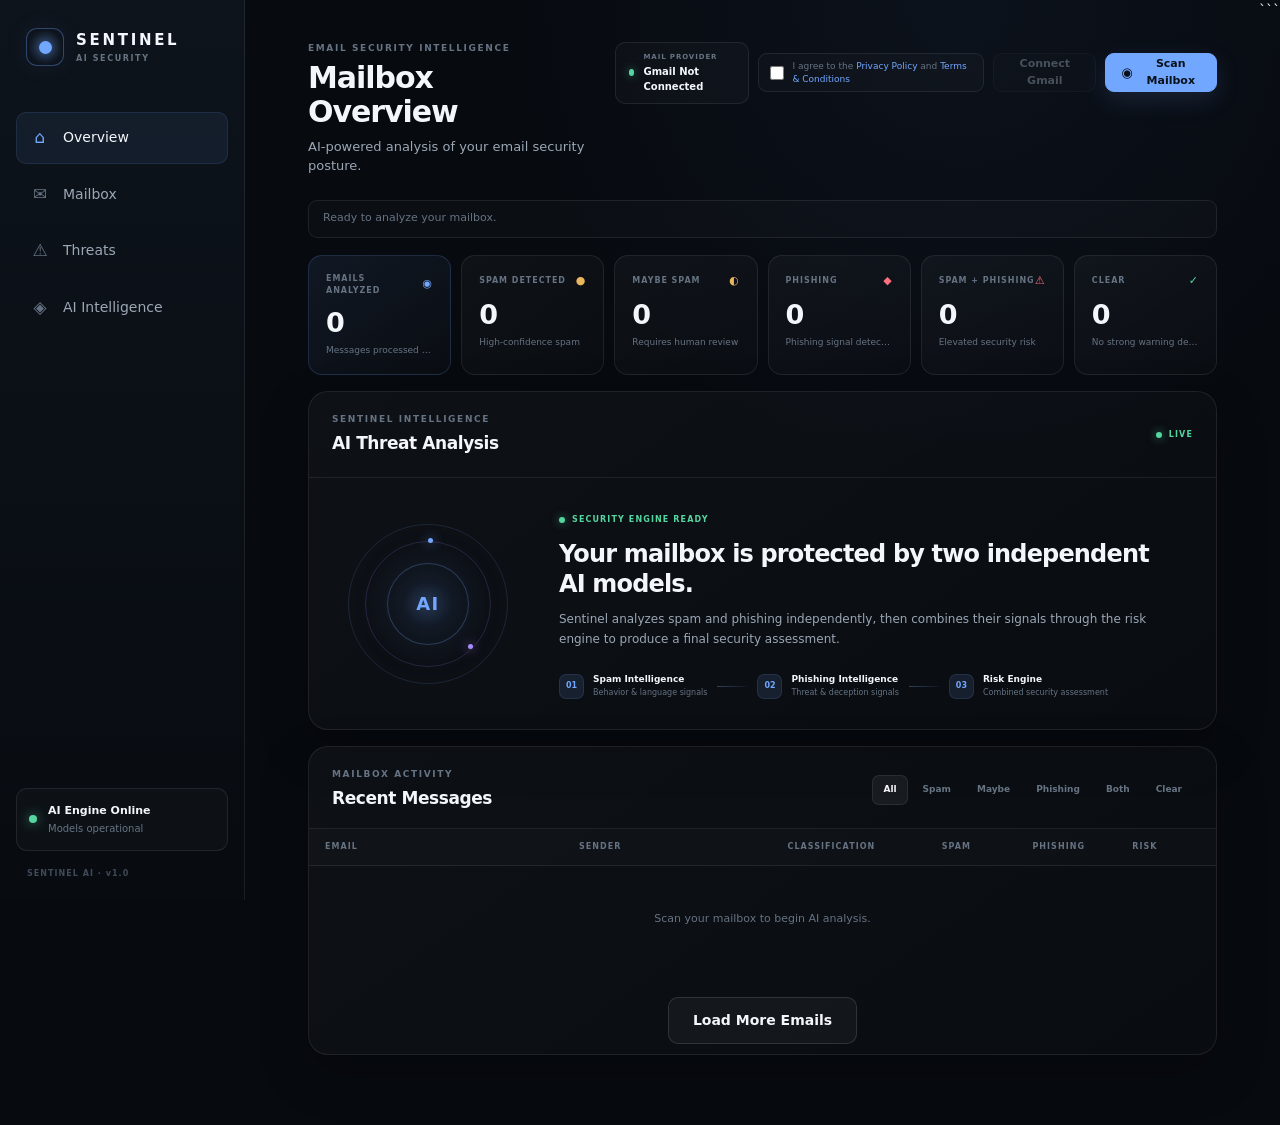
<file: frontend/index.html>
<!DOCTYPE html>

<html lang="en">
<head>
    <meta charset="UTF-8">
    <meta name="viewport" content="width=device-width, initial-scale=1.0">


<title>Sentinel AI — Email Security</title>
<meta name="google-site-verification" content="XvRQ1JgvXd5EolZT0VqWpESfaDylXeW54D9yE8iHDlk" />
<link rel="stylesheet" href="style.css">


</head>

<body>

<div class="app-shell">

```
<!-- ================= SIDEBAR ================= -->

<aside class="sidebar">

    <div class="brand">
        <div class="brand-mark">
            <span></span>
        </div>

        <div>
            <div class="brand-name">SENTINEL</div>
            <div class="brand-subtitle">AI SECURITY</div>
        </div>
    </div>

    <nav class="navigation">

        <button  id="nav-overview" class="nav-item active">
            <span class="nav-icon">⌂</span>
            <span>Overview</span>
        </button>

        <button  id="nav-mailbox" class="nav-item">
            <span class="nav-icon">✉</span>
            <span>Mailbox</span>
        </button>

        <button  id="nav-threats" class="nav-item">
            <span class="nav-icon">⚠</span>
            <span>Threats</span>
        </button>

        <button  id="nav-intelligence" class="nav-item">
            <span class="nav-icon">◈</span>
            <span>AI Intelligence</span>
        </button>

    </nav>

    <div class="sidebar-bottom">

        <div class="system-status">
            <span class="status-dot"></span>

            <div>
                <strong>AI Engine Online</strong>
                <small>Models operational</small>
            </div>
        </div>

        <div class="version">
            SENTINEL AI · v1.0
        </div>

    </div>

</aside>


<!-- ================= MAIN ================= -->

<main class="main-content">

    <!-- TOP BAR -->

    <header class="topbar">

        <div>
            <div class="eyebrow">EMAIL SECURITY INTELLIGENCE</div>

            <h1>
                Mailbox Overview
            </h1>

            <p class="page-description">
                AI-powered analysis of your email security posture.
            </p>
        </div>


        <div class="topbar-actions">

            <div class="gmail-status">
                <span class="gmail-dot"></span>

                <div>
                    <small>MAIL PROVIDER</small>
                    <strong id="gmail-status-text" >Gmail  Not Connected</strong>
                </div>
            </div>
            <div class="gmail-consent">
                <label>
                    <input type="checkbox" id="gmail-consent-checkbox">
                    <span>
                        I agree to the
                        <a href="privacy.html" target="_blank" rel="noopener noreferrer">
                            Privacy Policy
                         </a>
                        and
                        <a href="terms.html" target="_blank" rel="noopener noreferrer">
                            Terms & Conditions
                        </a>
                    </span>
                </label>
            </div>
            <button
                id="connect-gmail-btn"
                class="secondary-button"
            >
                Connect Gmail
            </button>

            <button
                id="scan-btn"
                class="primary-button"
            >
                <span class="scan-icon">◉</span>
                Scan Mailbox
            </button>

        </div>

    </header>


    <!-- STATUS -->

    <div id="status" class="status-message">
        Ready to analyze your mailbox.
    </div>


    <!-- ================= OVERVIEW CARDS ================= -->

    <section class="metrics-grid"   id="threats-section">

        <div class="metric-card metric-primary">

            <div class="metric-header">
                <span>EMAILS ANALYZED</span>
                <span class="metric-symbol">◉</span>
            </div>

            <div
                id="total-count"
                class="metric-value"
            >
                0
            </div>

            <div class="metric-footer">
                Messages processed by Sentinel AI
            </div>

        </div>


        <div class="metric-card">

            <div class="metric-header">
                <span>SPAM DETECTED</span>
                <span class="metric-symbol warning">●</span>
            </div>

            <div
                id="spam-count"
                class="metric-value"
            >
                0
            </div>

            <div class="metric-footer">
                High-confidence spam
            </div>

        </div>


        <div class="metric-card">

            <div class="metric-header">
                <span>MAYBE SPAM</span>
                <span class="metric-symbol maybe">◐</span>
            </div>

            <div
                id="maybe-spam-count"
                class="metric-value"
            >
                0
            </div>

            <div class="metric-footer">
                Requires human review
            </div>

        </div>


        <div class="metric-card">

            <div class="metric-header">
                <span>PHISHING</span>
                <span class="metric-symbol danger">◆</span>
            </div>

            <div
                id="phishing-count"
                class="metric-value"
            >
                0
            </div>

            <div class="metric-footer">
                Phishing signal detected
            </div>

        </div>


        <div class="metric-card">

            <div class="metric-header">
                <span>SPAM + PHISHING</span>
                <span class="metric-symbol danger">⚠</span>
            </div>

            <div
                id="both-count"
                class="metric-value"
            >
                0
            </div>

            <div class="metric-footer">
                Elevated security risk
            </div>

        </div>


        <div class="metric-card">

            <div class="metric-header">
                <span>CLEAR</span>
                <span class="metric-symbol safe">✓</span>
            </div>

            <div
                id="none-count"
                class="metric-value"
            >
                0
            </div>

            <div class="metric-footer">
                No strong warning detected
            </div>

        </div>

    </section>


    <!-- ================= AI OVERVIEW ================= -->

    <section  id="ai-intelligence-section" class="intelligence-panel">

        <div class="panel-heading">

            <div>
                <div class="eyebrow">SENTINEL INTELLIGENCE</div>

                <h2>
                    AI Threat Analysis
                </h2>
            </div>

            <div class="live-indicator">
                <span></span>
                LIVE
            </div>

        </div>


        <div class="intelligence-content">

            <div class="security-orb">

                <div class="orb-ring ring-one"></div>
                <div class="orb-ring ring-two"></div>

                <div class="orb-core">
                    <span>AI</span>
                </div>

            </div>


            <div class="intelligence-copy">

                <div class="analysis-state">
                    <span class="analysis-dot"></span>
                    SECURITY ENGINE READY
                </div>

                <h3>
                    Your mailbox is protected
                    by two independent AI models.
                </h3>

                <p>
                    Sentinel analyzes spam and phishing independently,
                    then combines their signals through the risk engine
                    to produce a final security assessment.
                </p>


                <div class="model-pipeline">

                    <div class="pipeline-step">
                        <span class="pipeline-number">01</span>

                        <div>
                            <strong>Spam Intelligence</strong>
                            <small>Behavior & language signals</small>
                        </div>
                    </div>


                    <div class="pipeline-line"></div>


                    <div class="pipeline-step">
                        <span class="pipeline-number">02</span>

                        <div>
                            <strong>Phishing Intelligence</strong>
                            <small>Threat & deception signals</small>
                        </div>
                    </div>


                    <div class="pipeline-line"></div>


                    <div class="pipeline-step">
                        <span class="pipeline-number">03</span>

                        <div>
                            <strong>Risk Engine</strong>
                            <small>Combined security assessment</small>
                        </div>
                    </div>

                </div>

            </div>

        </div>

    </section>


    <!-- ================= MAILBOX ================= -->

    <section id="mailbox-section" class="mailbox-panel">

        <div class="panel-heading mailbox-heading">

            <div>
                <div class="eyebrow">MAILBOX ACTIVITY</div>

                <h2>
                    Recent Messages
                </h2>
            </div>


            <div class="filter-group">

                <button
                    class="filter-btn active"
                    data-category="ALL"
                >
                    All
                </button>

                <button
                    class="filter-btn"
                    data-category="SPAM"
                >
                    Spam
                </button>

                <button
                    class="filter-btn"
                    data-category="MAYBE SPAM"
                >
                    Maybe
                </button>

                <button
                    class="filter-btn"
                    data-category="PHISHING"
                >
                    Phishing
                </button>

                <button
                    class="filter-btn"
                    data-category="BOTH"
                >
                    Both
                </button>

                <button
                    class="filter-btn"
                    data-category="NONE"
                >
                    Clear
                </button>

            </div>

        </div>


        <div class="table-wrapper">

            <table class="results-table">

                <thead>
                    <tr>
                        <th>EMAIL</th>
                        <th>SENDER</th>
                        <th>CLASSIFICATION</th>
                        <th>SPAM</th>
                        <th>PHISHING</th>
                        <th>RISK</th>
                    </tr>
                </thead>

                <tbody id="results-body">

                    <tr>
                        <td
                            colspan="6"
                            class="empty-state"
                        >
                            Scan your mailbox to begin AI analysis.
                        </td>
                    </tr>

                </tbody>

            </table>
            <div class="load-more-container">
                <button
                    id="load-more-btn" class="load-more-btn hidden" type="button" >
                    Load More Emails
               </button>
            </div>

        </div>

    </section>

</main>
```

</div>

<!-- ================= EMAIL DETAIL MODAL ================= -->

<div
    id="email-modal"
    class="modal hidden"
>

```
<div class="modal-card">

    <div class="modal-header">

        <div>
            <div class="eyebrow">
                SENTINEL INVESTIGATION
            </div>

            <h2>
                Email Security Analysis
            </h2>
        </div>

        <button
            id="close-modal-btn"
            class="close-button"
        >
            ×
        </button>

    </div>


    <div
        id="email-details"
        class="email-details"
    ></div>

</div>
```

</div>

<script src="script.js"></script>

</body>
</html>
</file>
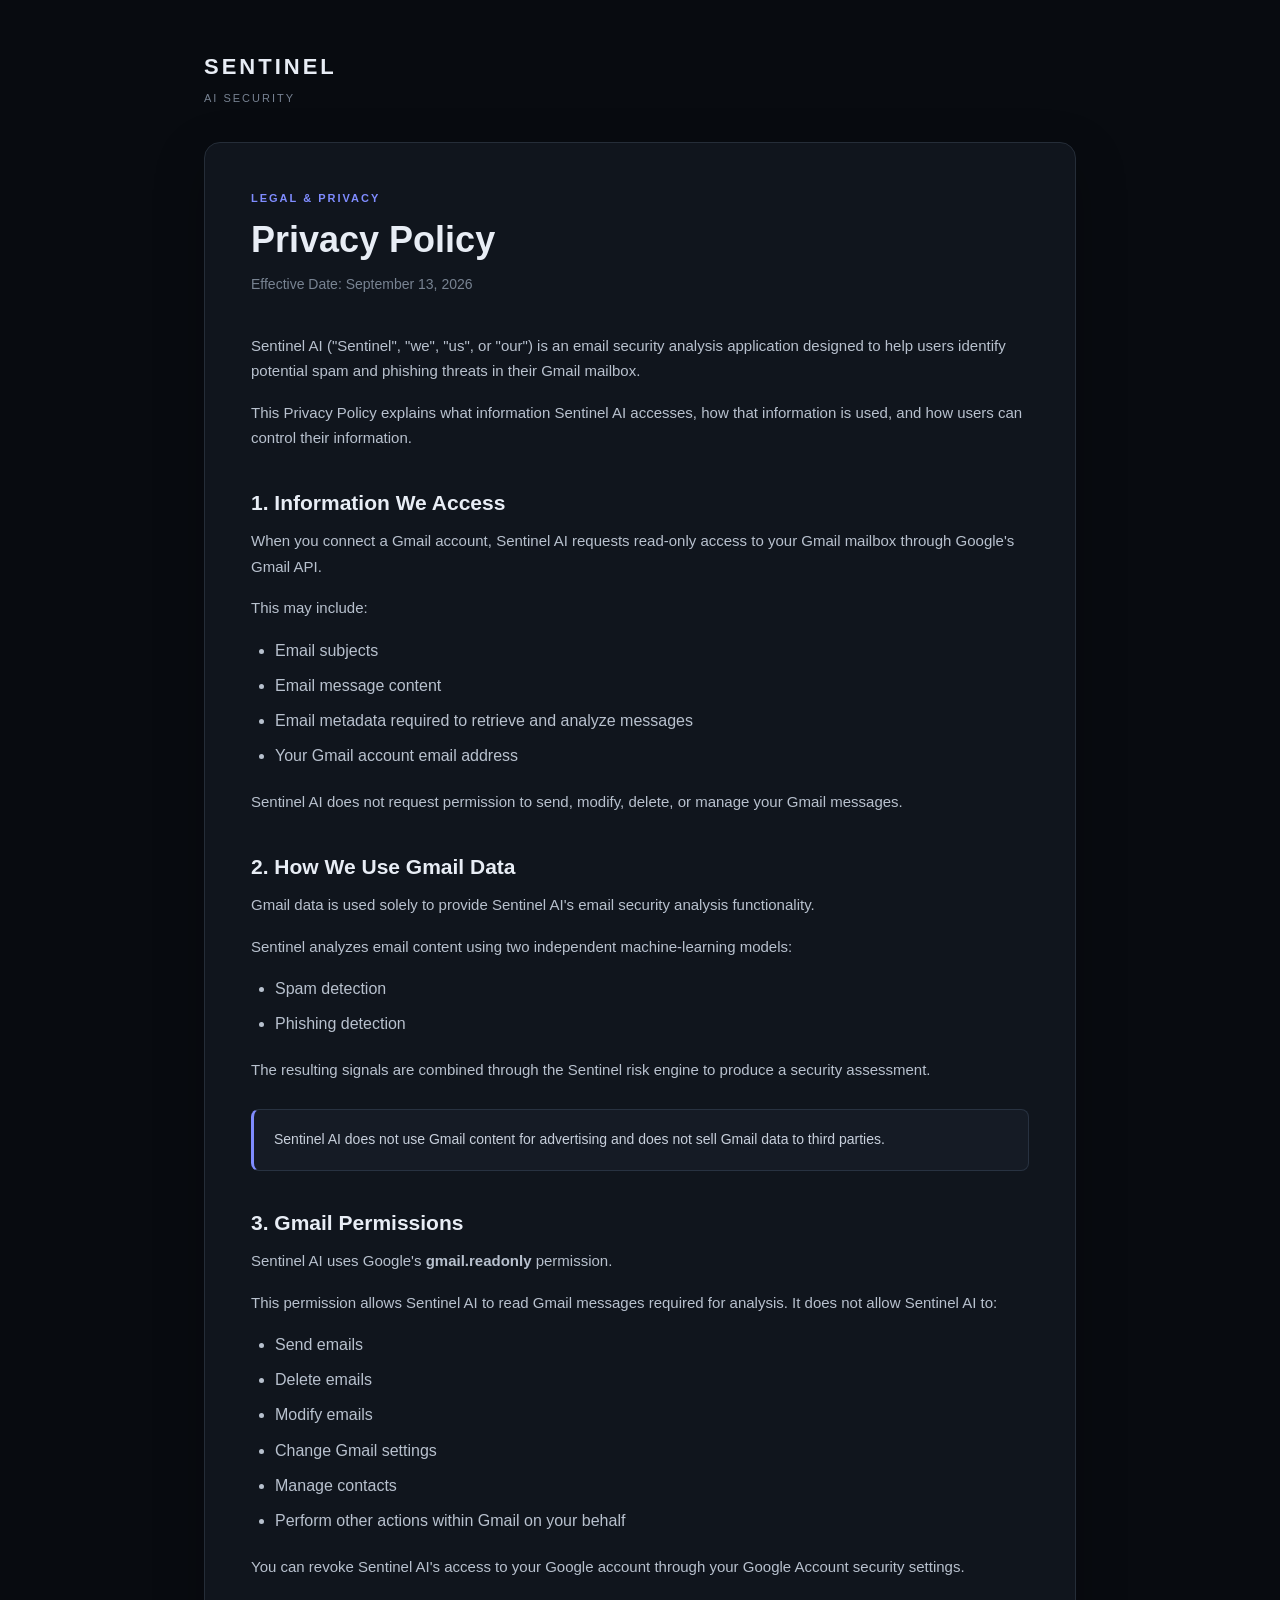
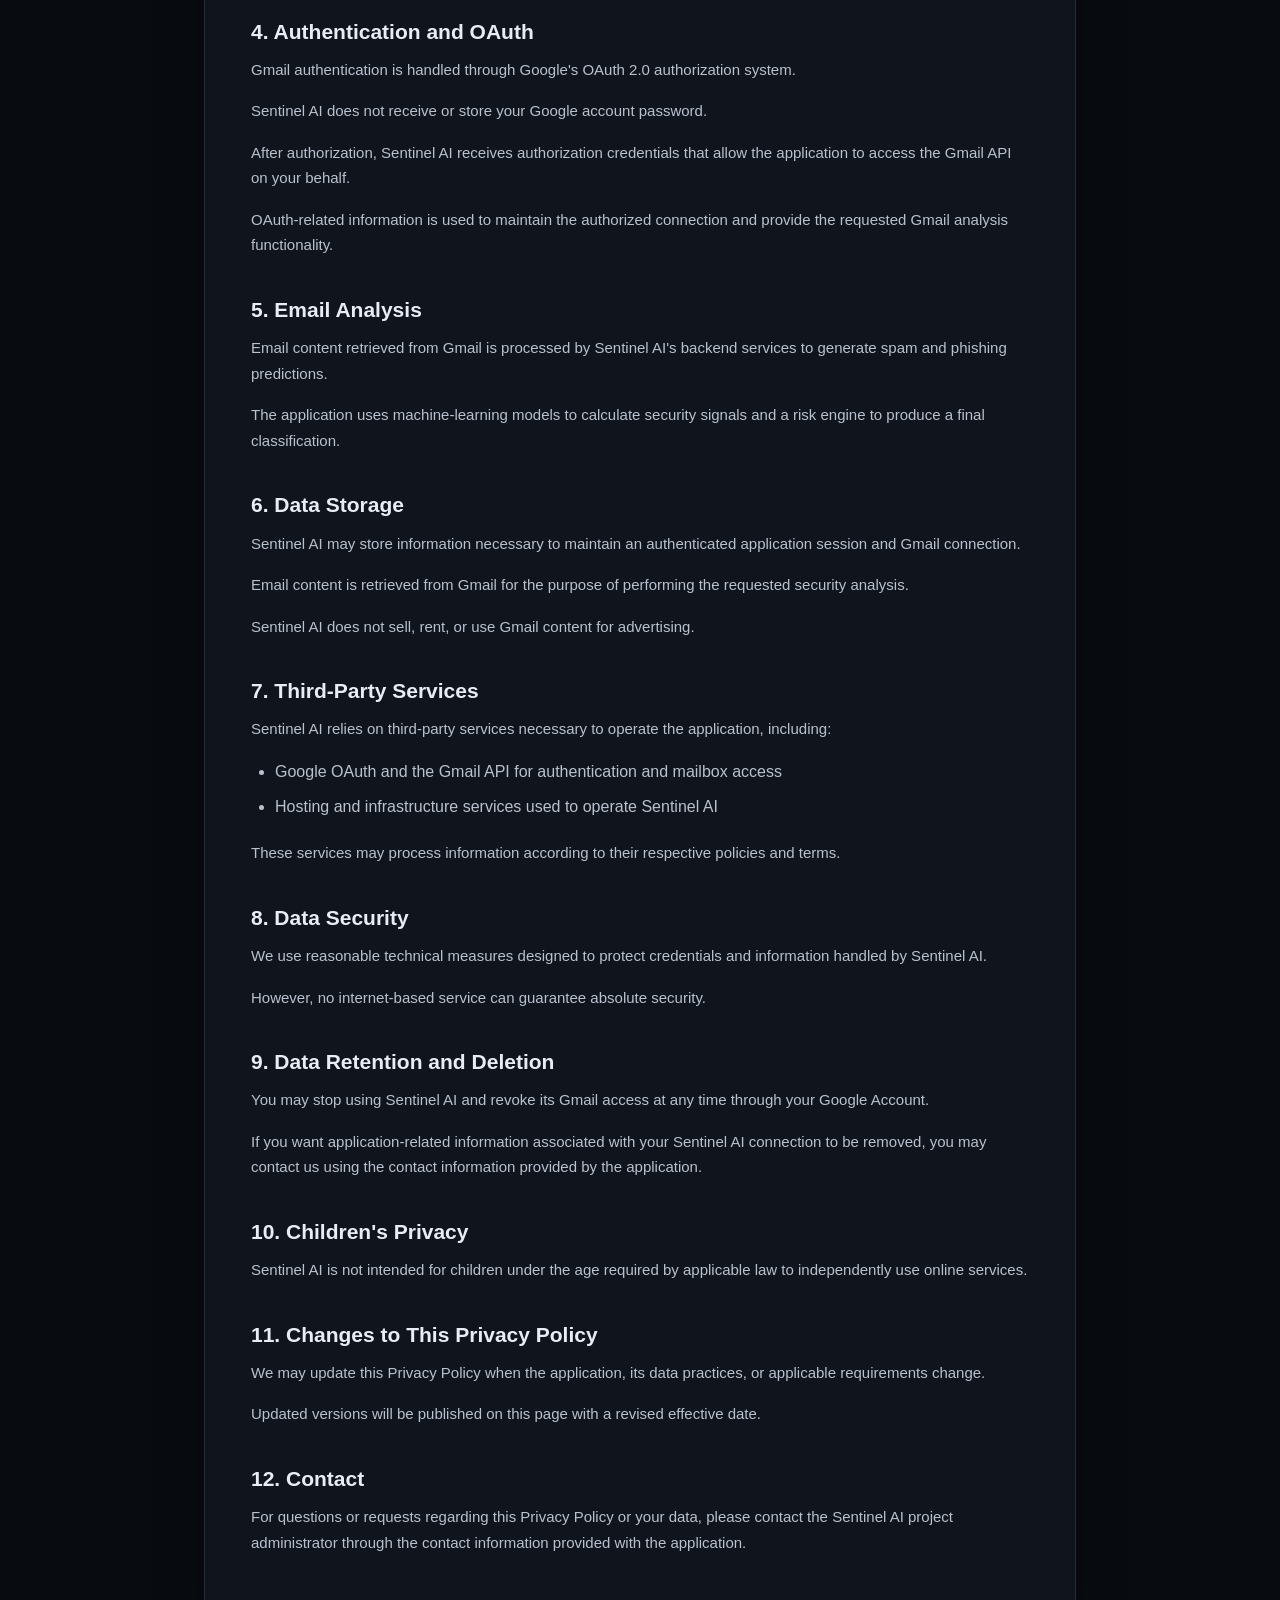
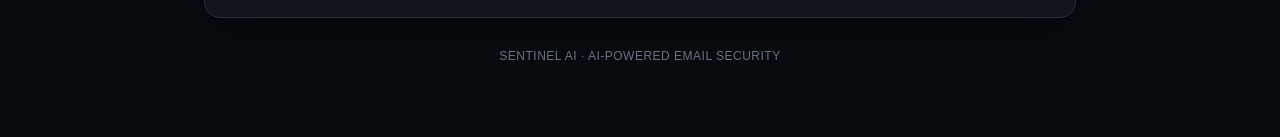
<file: frontend/privacy.html>
<!DOCTYPE html>

<html lang="en">
<head>
    <meta charset="UTF-8">
    <meta name="viewport" content="width=device-width, initial-scale=1.0">


<title>Sentinel AI — Privacy Policy</title>

<style>
    * {
        box-sizing: border-box;
    }

    body {
        margin: 0;
        min-height: 100vh;
        background: #080b10;
        color: #e8edf5;
        font-family: Arial, Helvetica, sans-serif;
        line-height: 1.7;
    }

    .page {
        max-width: 920px;
        margin: 0 auto;
        padding: 48px 24px 70px;
    }

    .brand {
        margin-bottom: 34px;
    }

    .brand-name {
        font-size: 22px;
        font-weight: 700;
        letter-spacing: 3px;
    }

    .brand-subtitle {
        margin-top: 4px;
        font-size: 11px;
        letter-spacing: 2px;
        color: #778292;
    }

    .policy-card {
        background: #10151d;
        border: 1px solid #252d38;
        border-radius: 16px;
        padding: 46px;
        box-shadow: 0 18px 50px rgba(0, 0, 0, 0.25);
    }

    .eyebrow {
        margin-bottom: 10px;
        color: #7f8cff;
        font-size: 11px;
        font-weight: 700;
        letter-spacing: 2px;
    }

    h1 {
        margin: 0;
        font-size: 36px;
        line-height: 1.2;
    }

    .effective-date {
        margin-top: 12px;
        margin-bottom: 36px;
        color: #788392;
        font-size: 14px;
    }

    h2 {
        margin: 38px 0 12px;
        font-size: 21px;
        line-height: 1.3;
    }

    p {
        margin: 0 0 16px;
        color: #b8c1ce;
        font-size: 15px;
    }

    ul {
        margin: 10px 0 20px;
        padding-left: 24px;
        color: #b8c1ce;
    }

    li {
        margin-bottom: 8px;
    }

    .notice {
        margin: 26px 0;
        padding: 18px 20px;
        background: #151b25;
        border: 1px solid #283241;
        border-left: 3px solid #7f8cff;
        border-radius: 8px;
        color: #c8d0dc;
        font-size: 14px;
    }

    a {
        color: #8d99ff;
        text-decoration: none;
    }

    a:hover {
        text-decoration: underline;
    }

    .footer {
        margin-top: 28px;
        text-align: center;
        color: #687384;
        font-size: 12px;
        letter-spacing: 0.5px;
    }

    @media (max-width: 650px) {
        .page {
            padding: 25px 14px 45px;
        }

        .policy-card {
            padding: 28px 22px;
        }

        h1 {
            font-size: 29px;
        }

        h2 {
            font-size: 19px;
        }

        p,
        li {
            font-size: 14px;
        }
    }
</style>


</head>

<body>

<div class="page">


<div class="brand">
    <div class="brand-name">SENTINEL</div>
    <div class="brand-subtitle">AI SECURITY</div>
</div>

<main class="policy-card">

    <div class="eyebrow">LEGAL &amp; PRIVACY</div>

    <h1>Privacy Policy</h1>

    <div class="effective-date">
        Effective Date: September 13, 2026
    </div>

    <p>
        Sentinel AI ("Sentinel", "we", "us", or "our") is an email
        security analysis application designed to help users identify
        potential spam and phishing threats in their Gmail mailbox.
    </p>

    <p>
        This Privacy Policy explains what information Sentinel AI
        accesses, how that information is used, and how users can
        control their information.
    </p>

    <h2>1. Information We Access</h2>

    <p>
        When you connect a Gmail account, Sentinel AI requests
        read-only access to your Gmail mailbox through Google's
        Gmail API.
    </p>

    <p>This may include:</p>

    <ul>
        <li>Email subjects</li>
        <li>Email message content</li>
        <li>Email metadata required to retrieve and analyze messages</li>
        <li>Your Gmail account email address</li>
    </ul>

    <p>
        Sentinel AI does not request permission to send, modify,
        delete, or manage your Gmail messages.
    </p>

    <h2>2. How We Use Gmail Data</h2>

    <p>
        Gmail data is used solely to provide Sentinel AI's email
        security analysis functionality.
    </p>

    <p>
        Sentinel analyzes email content using two independent
        machine-learning models:
    </p>

    <ul>
        <li>Spam detection</li>
        <li>Phishing detection</li>
    </ul>

    <p>
        The resulting signals are combined through the Sentinel
        risk engine to produce a security assessment.
    </p>

    <div class="notice">
        Sentinel AI does not use Gmail content for advertising and
        does not sell Gmail data to third parties.
    </div>

    <h2>3. Gmail Permissions</h2>

    <p>
        Sentinel AI uses Google's
        <strong>gmail.readonly</strong> permission.
    </p>

    <p>
        This permission allows Sentinel AI to read Gmail messages
        required for analysis. It does not allow Sentinel AI to:
    </p>

    <ul>
        <li>Send emails</li>
        <li>Delete emails</li>
        <li>Modify emails</li>
        <li>Change Gmail settings</li>
        <li>Manage contacts</li>
        <li>Perform other actions within Gmail on your behalf</li>
    </ul>

    <p>
        You can revoke Sentinel AI's access to your Google account
        through your Google Account security settings.
    </p>

    <h2>4. Authentication and OAuth</h2>

    <p>
        Gmail authentication is handled through Google's OAuth 2.0
        authorization system.
    </p>

    <p>
        Sentinel AI does not receive or store your Google account
        password.
    </p>

    <p>
        After authorization, Sentinel AI receives authorization
        credentials that allow the application to access the Gmail
        API on your behalf.
    </p>

    <p>
        OAuth-related information is used to maintain the authorized
        connection and provide the requested Gmail analysis
        functionality.
    </p>

    <h2>5. Email Analysis</h2>

    <p>
        Email content retrieved from Gmail is processed by
        Sentinel AI's backend services to generate spam and phishing
        predictions.
    </p>

    <p>
        The application uses machine-learning models to calculate
        security signals and a risk engine to produce a final
        classification.
    </p>

    <h2>6. Data Storage</h2>

    <p>
        Sentinel AI may store information necessary to maintain an
        authenticated application session and Gmail connection.
    </p>

    <p>
        Email content is retrieved from Gmail for the purpose of
        performing the requested security analysis.
    </p>

    <p>
        Sentinel AI does not sell, rent, or use Gmail content for
        advertising.
    </p>

    <h2>7. Third-Party Services</h2>

    <p>
        Sentinel AI relies on third-party services necessary to
        operate the application, including:
    </p>

    <ul>
        <li>Google OAuth and the Gmail API for authentication and mailbox access</li>
        <li>Hosting and infrastructure services used to operate Sentinel AI</li>
    </ul>

    <p>
        These services may process information according to their
        respective policies and terms.
    </p>

    <h2>8. Data Security</h2>

    <p>
        We use reasonable technical measures designed to protect
        credentials and information handled by Sentinel AI.
    </p>

    <p>
        However, no internet-based service can guarantee absolute
        security.
    </p>

    <h2>9. Data Retention and Deletion</h2>

    <p>
        You may stop using Sentinel AI and revoke its Gmail access
        at any time through your Google Account.
    </p>

    <p>
        If you want application-related information associated with
        your Sentinel AI connection to be removed, you may contact
        us using the contact information provided by the application.
    </p>

    <h2>10. Children's Privacy</h2>

    <p>
        Sentinel AI is not intended for children under the age
        required by applicable law to independently use online
        services.
    </p>

    <h2>11. Changes to This Privacy Policy</h2>

    <p>
        We may update this Privacy Policy when the application,
        its data practices, or applicable requirements change.
    </p>

    <p>
        Updated versions will be published on this page with a
        revised effective date.
    </p>

    <h2>12. Contact</h2>

    <p>
        For questions or requests regarding this Privacy Policy or
        your data, please contact the Sentinel AI project
        administrator through the contact information provided
        with the application.
    </p>

</main>

<div class="footer">
    SENTINEL AI · AI-POWERED EMAIL SECURITY
</div>


</div>

</body>
</html>
</file>
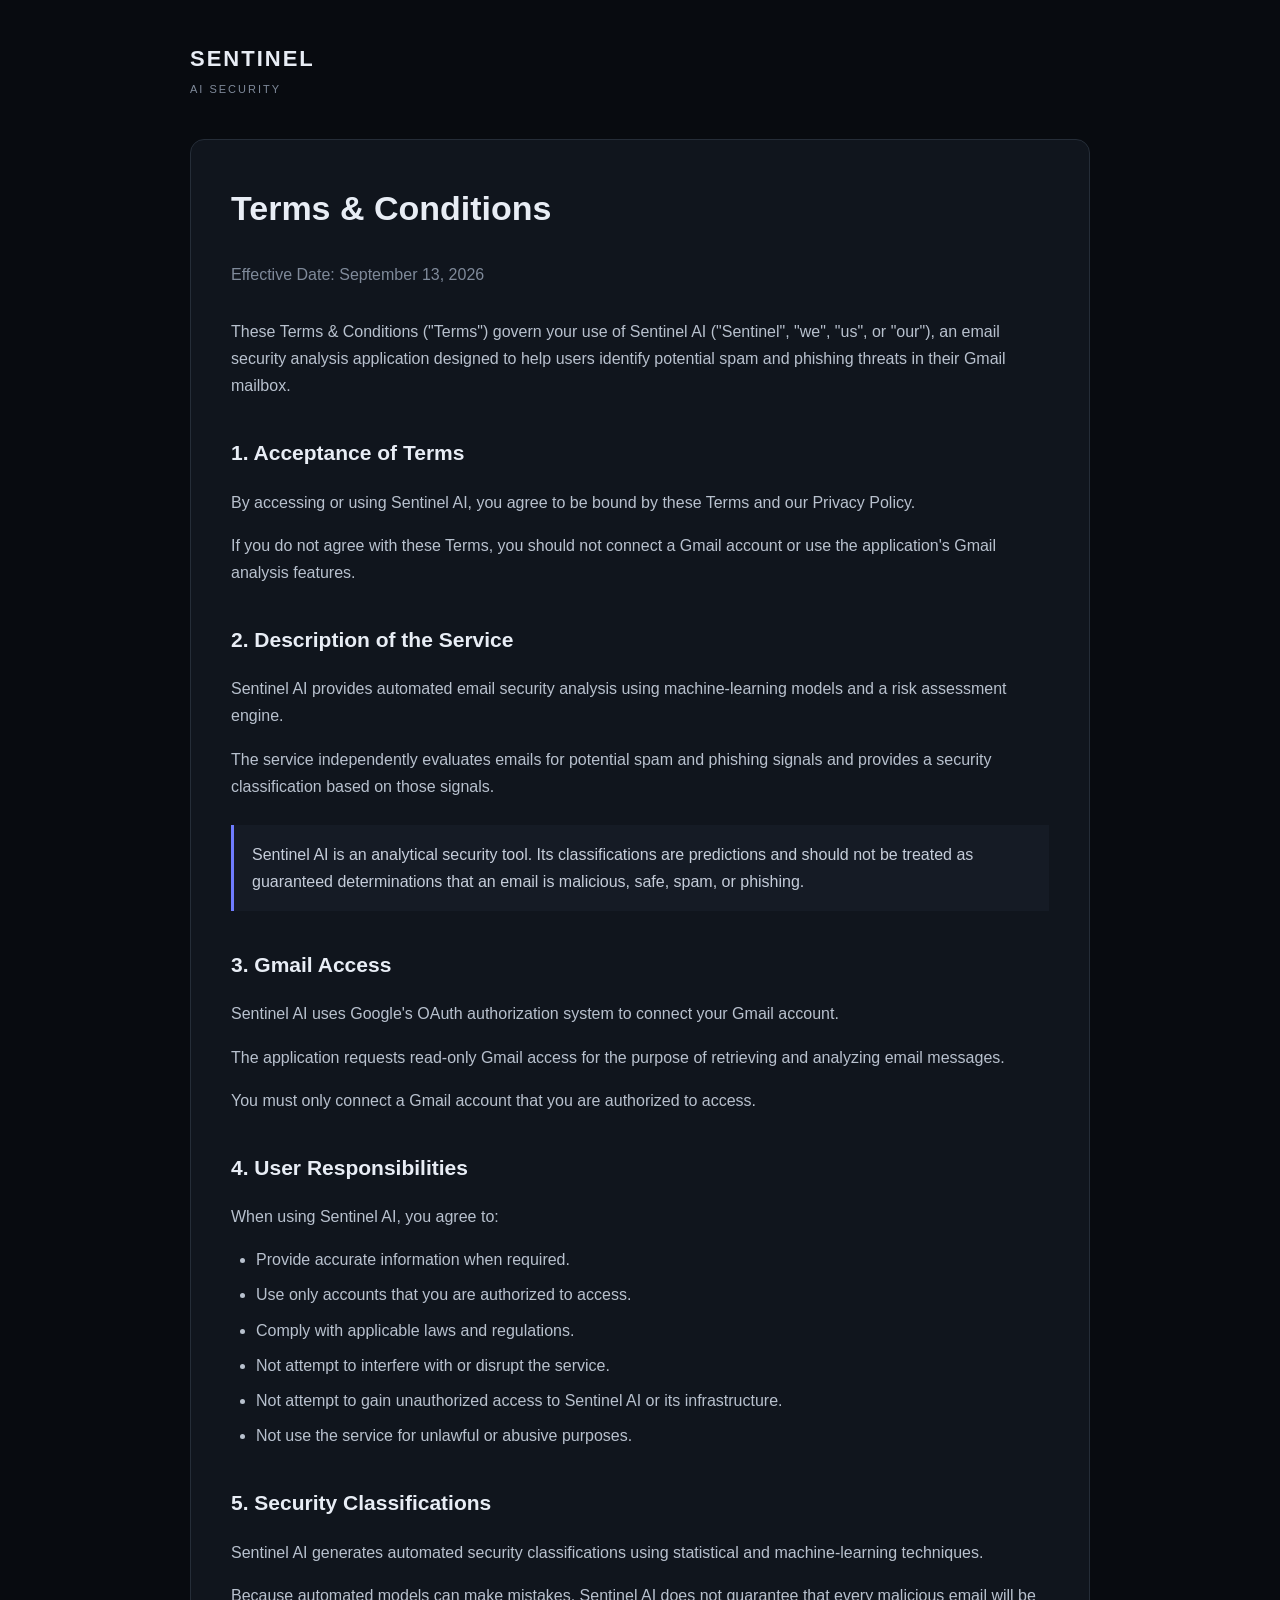
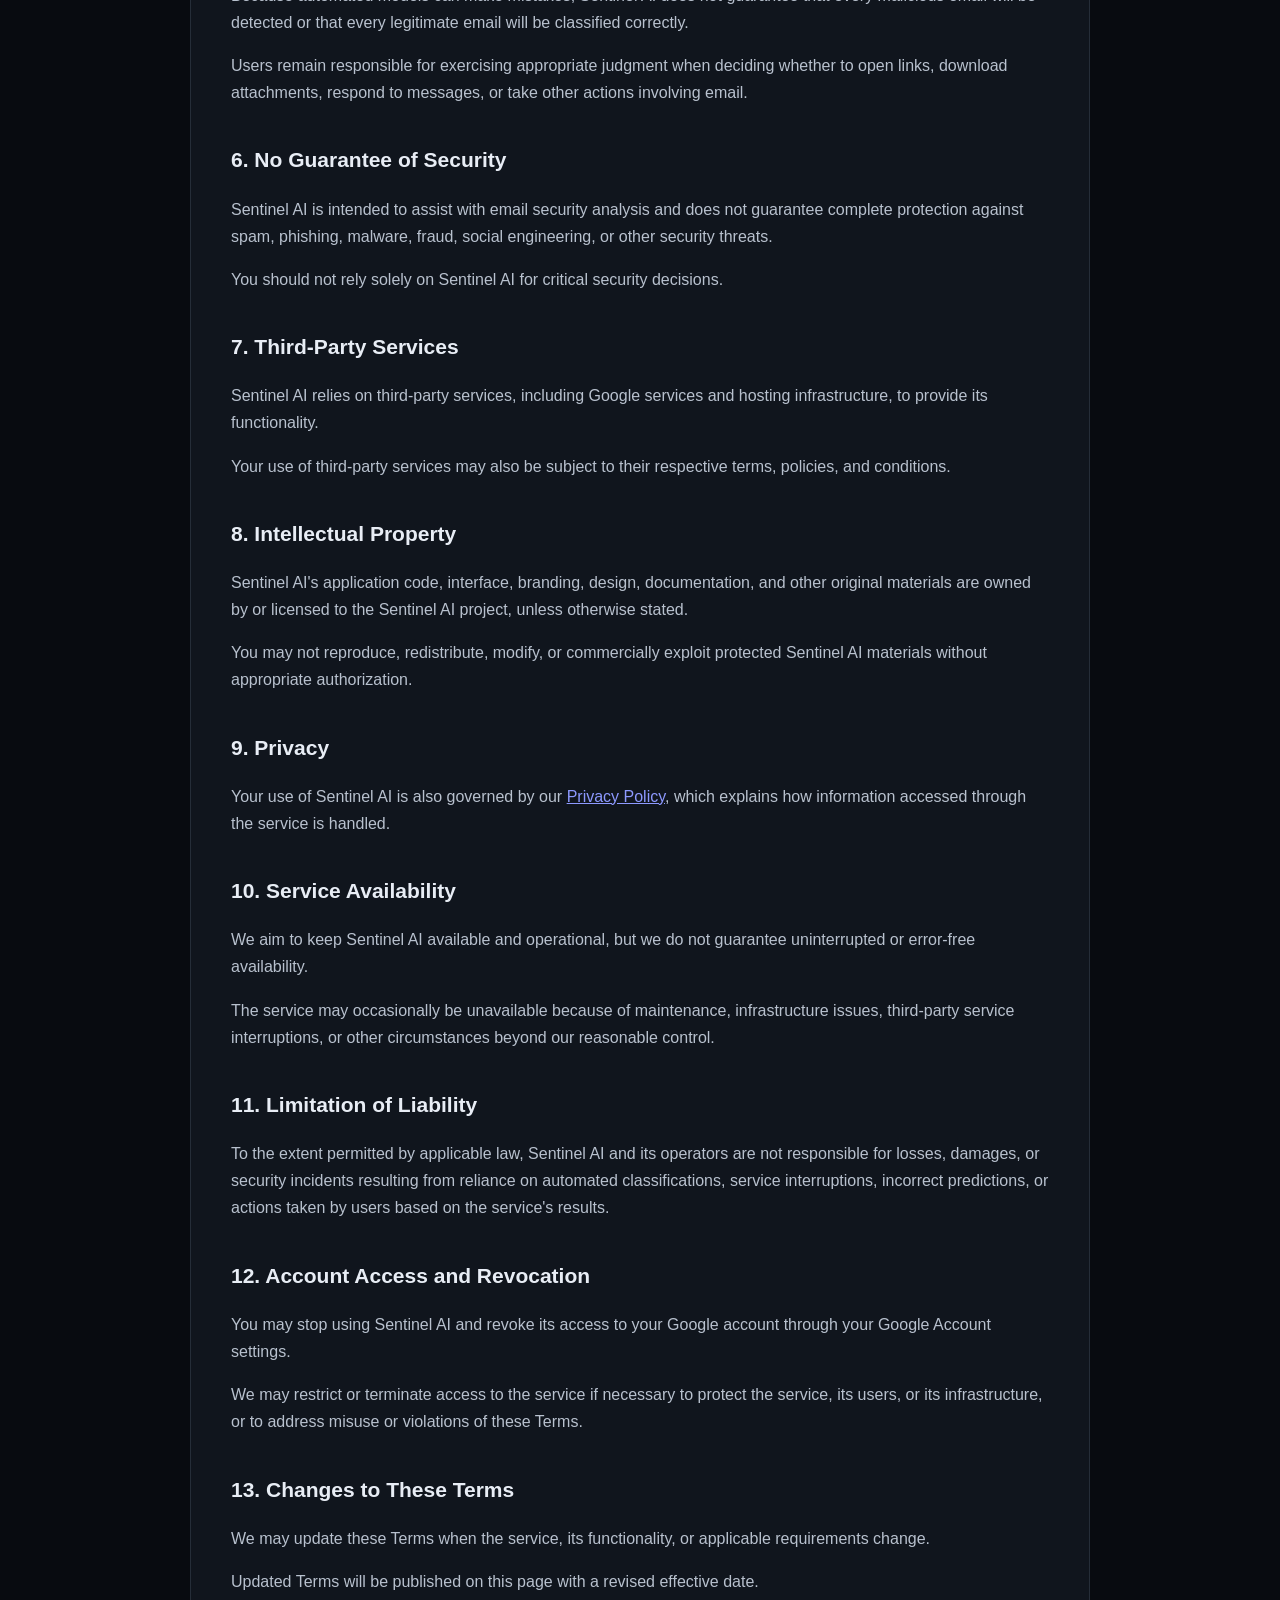
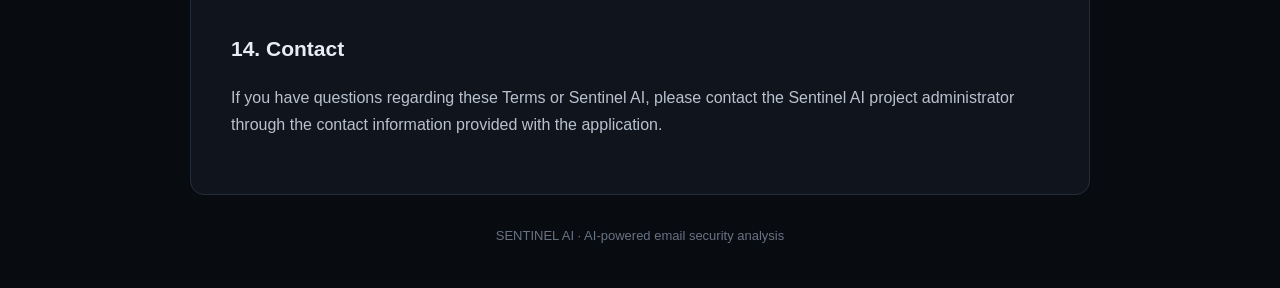
<file: frontend/terms.html>
<!DOCTYPE html>

<html lang="en">
<head>
    <meta charset="UTF-8">
    <meta name="viewport" content="width=device-width, initial-scale=1.0">


<title>Sentinel AI — Terms & Conditions</title>

<style>
    * {
        box-sizing: border-box;
    }

    body {
        margin: 0;
        padding: 40px 20px;
        background: #080b10;
        color: #e8edf5;
        font-family: Arial, Helvetica, sans-serif;
        line-height: 1.7;
    }

    .container {
        max-width: 900px;
        margin: 0 auto;
    }

    .brand {
        margin-bottom: 40px;
        letter-spacing: 2px;
    }

    .brand-name {
        font-size: 22px;
        font-weight: 700;
    }

    .brand-subtitle {
        font-size: 11px;
        color: #7f8a9a;
        margin-top: 3px;
    }

    .card {
        background: #10151d;
        border: 1px solid #252d38;
        border-radius: 14px;
        padding: 40px;
    }

    h1 {
        margin-top: 0;
        font-size: 34px;
    }

    h2 {
        margin-top: 36px;
        font-size: 21px;
    }

    p {
        color: #b8c1ce;
    }

    ul {
        color: #b8c1ce;
        padding-left: 25px;
    }

    li {
        margin-bottom: 8px;
    }

    .effective-date {
        color: #7f8a9a;
        margin-bottom: 30px;
    }

    .notice {
        padding: 16px 18px;
        border-left: 3px solid #6f7cff;
        background: #151b25;
        margin: 25px 0;
        color: #c5cdda;
    }

    a {
        color: #8d99ff;
    }

    .footer {
        margin-top: 30px;
        color: #687384;
        font-size: 13px;
        text-align: center;
    }

    @media (max-width: 600px) {
        body {
            padding: 20px 12px;
        }

        .card {
            padding: 25px 20px;
        }

        h1 {
            font-size: 28px;
        }
    }
</style>


</head>

<body>

<div class="container">


<div class="brand">
    <div class="brand-name">SENTINEL</div>
    <div class="brand-subtitle">AI SECURITY</div>
</div>

<div class="card">

    <h1>Terms & Conditions</h1>

    <div class="effective-date">
        Effective Date: September 13, 2026
    </div>

    <p>
        These Terms & Conditions ("Terms") govern your use of Sentinel AI
        ("Sentinel", "we", "us", or "our"), an email security analysis
        application designed to help users identify potential spam and
        phishing threats in their Gmail mailbox.
    </p>

    <h2>1. Acceptance of Terms</h2>

    <p>
        By accessing or using Sentinel AI, you agree to be bound by these
        Terms and our Privacy Policy.
    </p>

    <p>
        If you do not agree with these Terms, you should not connect a
        Gmail account or use the application's Gmail analysis features.
    </p>

    <h2>2. Description of the Service</h2>

    <p>
        Sentinel AI provides automated email security analysis using
        machine-learning models and a risk assessment engine.
    </p>

    <p>
        The service independently evaluates emails for potential spam and
        phishing signals and provides a security classification based on
        those signals.
    </p>

    <div class="notice">
        Sentinel AI is an analytical security tool. Its classifications
        are predictions and should not be treated as guaranteed
        determinations that an email is malicious, safe, spam, or
        phishing.
    </div>

    <h2>3. Gmail Access</h2>

    <p>
        Sentinel AI uses Google's OAuth authorization system to connect
        your Gmail account.
    </p>

    <p>
        The application requests read-only Gmail access for the purpose
        of retrieving and analyzing email messages.
    </p>

    <p>
        You must only connect a Gmail account that you are authorized to
        access.
    </p>

    <h2>4. User Responsibilities</h2>

    <p>When using Sentinel AI, you agree to:</p>

    <ul>
        <li>Provide accurate information when required.</li>
        <li>Use only accounts that you are authorized to access.</li>
        <li>Comply with applicable laws and regulations.</li>
        <li>Not attempt to interfere with or disrupt the service.</li>
        <li>Not attempt to gain unauthorized access to Sentinel AI or its infrastructure.</li>
        <li>Not use the service for unlawful or abusive purposes.</li>
    </ul>

    <h2>5. Security Classifications</h2>

    <p>
        Sentinel AI generates automated security classifications using
        statistical and machine-learning techniques.
    </p>

    <p>
        Because automated models can make mistakes, Sentinel AI does not
        guarantee that every malicious email will be detected or that
        every legitimate email will be classified correctly.
    </p>

    <p>
        Users remain responsible for exercising appropriate judgment when
        deciding whether to open links, download attachments, respond to
        messages, or take other actions involving email.
    </p>

    <h2>6. No Guarantee of Security</h2>

    <p>
        Sentinel AI is intended to assist with email security analysis
        and does not guarantee complete protection against spam,
        phishing, malware, fraud, social engineering, or other security
        threats.
    </p>

    <p>
        You should not rely solely on Sentinel AI for critical security
        decisions.
    </p>

    <h2>7. Third-Party Services</h2>

    <p>
        Sentinel AI relies on third-party services, including Google
        services and hosting infrastructure, to provide its functionality.
    </p>

    <p>
        Your use of third-party services may also be subject to their
        respective terms, policies, and conditions.
    </p>

    <h2>8. Intellectual Property</h2>

    <p>
        Sentinel AI's application code, interface, branding, design,
        documentation, and other original materials are owned by or
        licensed to the Sentinel AI project, unless otherwise stated.
    </p>

    <p>
        You may not reproduce, redistribute, modify, or commercially
        exploit protected Sentinel AI materials without appropriate
        authorization.
    </p>

    <h2>9. Privacy</h2>

    <p>
        Your use of Sentinel AI is also governed by our
        <a href="privacy.html">Privacy Policy</a>, which explains how
        information accessed through the service is handled.
    </p>

    <h2>10. Service Availability</h2>

    <p>
        We aim to keep Sentinel AI available and operational, but we do
        not guarantee uninterrupted or error-free availability.
    </p>

    <p>
        The service may occasionally be unavailable because of
        maintenance, infrastructure issues, third-party service
        interruptions, or other circumstances beyond our reasonable
        control.
    </p>

    <h2>11. Limitation of Liability</h2>

    <p>
        To the extent permitted by applicable law, Sentinel AI and its
        operators are not responsible for losses, damages, or security
        incidents resulting from reliance on automated classifications,
        service interruptions, incorrect predictions, or actions taken
        by users based on the service's results.
    </p>

    <h2>12. Account Access and Revocation</h2>

    <p>
        You may stop using Sentinel AI and revoke its access to your
        Google account through your Google Account settings.
    </p>

    <p>
        We may restrict or terminate access to the service if necessary
        to protect the service, its users, or its infrastructure, or to
        address misuse or violations of these Terms.
    </p>

    <h2>13. Changes to These Terms</h2>

    <p>
        We may update these Terms when the service, its functionality,
        or applicable requirements change.
    </p>

    <p>
        Updated Terms will be published on this page with a revised
        effective date.
    </p>

    <h2>14. Contact</h2>

    <p>
        If you have questions regarding these Terms or Sentinel AI,
        please contact the Sentinel AI project administrator through the
        contact information provided with the application.
    </p>

</div>

<div class="footer">
    SENTINEL AI · AI-powered email security analysis
</div>


</div>

</body>
</html>
</file>
<file: frontend/style.css>
/* =========================================================
   SENTINEL AI
   Premium Email Security Dashboard
   ========================================================= */


:root {
    --bg: #070a0f;
    --bg-soft: #0b1017;
    --panel: #0d131b;
    --panel-hover: #111923;
    --border: rgba(255, 255, 255, 0.08);
    --border-strong: rgba(255, 255, 255, 0.13);

    --text: #f3f6fa;
    --text-soft: #9ba7b5;
    --text-muted: #667383;

    --accent: #72a7ff;
    --accent-soft: rgba(114, 167, 255, 0.12);

    --safe: #55d6a0;
    --safe-soft: rgba(85, 214, 160, 0.11);

    --warning: #e9b65c;
    --warning-soft: rgba(233, 182, 92, 0.11);

    --danger: #ff6f7d;
    --danger-soft: rgba(255, 111, 125, 0.11);

    --purple: #a88cff;
    --purple-soft: rgba(168, 140, 255, 0.11);

    --radius: 14px;
    --radius-lg: 20px;

    --shadow:
        0 18px 50px rgba(0, 0, 0, 0.24);

    font-family:
        Inter,
        ui-sans-serif,
        system-ui,
        -apple-system,
        BlinkMacSystemFont,
        "Segoe UI",
        sans-serif;
}


/* =========================================================
   RESET
   ========================================================= */

* {
    box-sizing: border-box;
    margin: 0;
    padding: 0;
}

html {
    min-height: 100%;
    scroll-behavior: smooth;
    scroll-padding-top: 25px;
}
body {
    min-height: 100vh;
    background:
        radial-gradient(
            circle at 75% 0%,
            rgba(74, 112, 180, 0.08),
            transparent 32%
        ),
        var(--bg);
    color: var(--text);
    font-size: 14px;
    line-height: 1.5;
    -webkit-font-smoothing: antialiased;
}

button {
    font: inherit;
}

button:focus-visible {
    outline: 2px solid var(--accent);
    outline-offset: 3px;
}


/* =========================================================
   APP SHELL
   ========================================================= */

.app-shell {
    display: flex;
    min-height: 100vh;
}


/* =========================================================
   SIDEBAR
   ========================================================= */

.sidebar {
    position: fixed;
    top: 0;
    left: 0;
    bottom: 0;

    width: 245px;

    display: flex;
    flex-direction: column;

    padding: 28px 16px 20px;

    background:
        linear-gradient(
            180deg,
            rgba(14, 20, 28, 0.98),
            rgba(8, 12, 17, 0.98)
        );

    border-right: 1px solid var(--border);

    z-index: 20;
}


/* Brand */

.brand {
    display: flex;
    align-items: center;
    gap: 12px;

    padding: 0 10px;
    margin-bottom: 46px;
}

.brand-mark {
    width: 38px;
    height: 38px;

    display: grid;
    place-items: center;

    border: 1px solid rgba(114, 167, 255, 0.35);
    border-radius: 11px;

    background:
        radial-gradient(
            circle,
            rgba(114, 167, 255, 0.18),
            transparent 68%
        );

    box-shadow:
        0 0 25px rgba(114, 167, 255, 0.08);
}

.brand-mark span {
    width: 13px;
    height: 13px;

    border-radius: 50%;

    background: var(--accent);

    box-shadow:
        0 0 14px rgba(114, 167, 255, 0.75);
}

.brand-name {
    font-size: 15px;
    font-weight: 800;
    letter-spacing: 0.18em;
}

.brand-subtitle {
    margin-top: 1px;

    color: var(--text-muted);

    font-size: 8px;
    font-weight: 700;
    letter-spacing: 0.2em;
}


/* Navigation */

.navigation {
    display: flex;
    flex-direction: column;
    gap: 5px;
}

.nav-item {
    width: 100%;

    display: flex;
    align-items: center;
    gap: 13px;

    padding: 12px 13px;

    color: var(--text-soft);

    background: transparent;
    border: 1px solid transparent;
    border-radius: 10px;

    text-align: left;
    cursor: pointer;

    transition:
        background 160ms ease,
        color 160ms ease,
        border-color 160ms ease;
}

.nav-item:hover {
    color: var(--text);
    background: rgba(255, 255, 255, 0.035);
}

.nav-item.active {
    color: var(--text);

    background: rgba(114, 167, 255, 0.08);
    border-color: rgba(114, 167, 255, 0.12);
}

.nav-icon {
    width: 20px;

    color: var(--text-muted);

    font-size: 17px;
    text-align: center;
}

.nav-item.active .nav-icon {
    color: var(--accent);
}


/* Sidebar footer */

.sidebar-bottom {
    margin-top: auto;
}

.system-status {
    display: flex;
    align-items: center;
    gap: 11px;

    padding: 14px 12px;

    background: rgba(255, 255, 255, 0.025);
    border: 1px solid var(--border);
    border-radius: 11px;
}

.status-dot {
    width: 8px;
    height: 8px;

    flex: 0 0 auto;

    border-radius: 50%;

    background: var(--safe);

    box-shadow:
        0 0 12px rgba(85, 214, 160, 0.65);
}

.system-status strong {
    display: block;

    font-size: 11px;
    font-weight: 700;
}

.system-status small {
    display: block;

    margin-top: 2px;

    color: var(--text-muted);
    font-size: 10px;
}

.version {
    padding: 17px 11px 0;

    color: #3f4a58;

    font-size: 8px;
    font-weight: 700;
    letter-spacing: 0.13em;
}


/* =========================================================
   MAIN CONTENT
   ========================================================= */

.main-content {
    width: calc(100% - 245px);
    margin-left: 245px;

    padding: 42px 42px 70px;

    min-width: 0;
}


/* =========================================================
   TOPBAR
   ========================================================= */

.topbar {
    display: flex;
    align-items: flex-start;
    justify-content: space-between;
    gap: 30px;

    margin-bottom: 24px;
}

.eyebrow {
    color: var(--text-muted);

    font-size: 9px;
    font-weight: 800;
    letter-spacing: 0.18em;
    text-transform: uppercase;
}

.topbar h1 {
    margin-top: 5px;

    font-size: 30px;
    line-height: 1.15;
    letter-spacing: -0.035em;
}

.page-description {
    margin-top: 7px;

    color: var(--text-soft);
    font-size: 13px;
}


/* Topbar actions */

.topbar-actions {
    display: flex;
    align-items: center;
    gap: 9px;
}


/* Gmail status */

.gmail-status {
    display: flex;
    align-items: center;
    gap: 9px;

    padding: 9px 13px;

    background: rgba(255, 255, 255, 0.025);
    border: 1px solid var(--border);
    border-radius: 10px;
}

.gmail-dot {
    width: 7px;
    height: 7px;

    border-radius: 50%;

    background: var(--safe);
    box-shadow: 0 0 9px rgba(85, 214, 160, 0.55);
}

.gmail-status small {
    display: block;

    color: var(--text-muted);

    font-size: 7px;
    font-weight: 800;
    letter-spacing: 0.13em;
}

.gmail-status strong {
    display: block;

    margin-top: 1px;

    font-size: 10px;
}


/* Buttons */

.primary-button,
.secondary-button {
    display: inline-flex;
    align-items: center;
    justify-content: center;
    gap: 8px;

    min-height: 39px;
    padding: 0 15px;

    border-radius: 9px;

    font-size: 11px;
    font-weight: 700;

    cursor: pointer;

    transition:
        transform 160ms ease,
        background 160ms ease,
        border-color 160ms ease,
        box-shadow 160ms ease;
}

.primary-button {
    color: #081019;

    background: var(--accent);
    border: 1px solid var(--accent);

    box-shadow:
        0 8px 25px rgba(114, 167, 255, 0.14);
}

.primary-button:hover {
    transform: translateY(-1px);

    box-shadow:
        0 11px 30px rgba(114, 167, 255, 0.22);
}

.primary-button:disabled {
    opacity: 0.6;
    cursor: wait;
    transform: none;
}

.secondary-button {
    color: var(--text-soft);

    background: rgba(255, 255, 255, 0.025);
    border: 1px solid var(--border);
}

.secondary-button:hover {
    color: var(--text);

    background: rgba(255, 255, 255, 0.05);
    border-color: var(--border-strong);
}

.scan-icon {
    font-size: 13px;
}


/* =========================================================
   STATUS
   ========================================================= */

.status-message {
    min-height: 38px;

    display: flex;
    align-items: center;

    margin-bottom: 17px;
    padding: 0 14px;

    color: var(--text-muted);

    background: rgba(255, 255, 255, 0.018);
    border: 1px solid var(--border);
    border-radius: 9px;

    font-size: 11px;
}


/* =========================================================
   METRICS
   ========================================================= */

.metrics-grid {
    display: grid;

    grid-template-columns:
        repeat(6, minmax(0, 1fr));

    gap: 10px;

    margin-bottom: 16px;
}

.metric-card {
    min-width: 0;

    padding: 17px;

    background:
        linear-gradient(
            145deg,
            rgba(255, 255, 255, 0.035),
            rgba(255, 255, 255, 0.015)
        );

    border: 1px solid var(--border);
    border-radius: var(--radius);

    transition:
        transform 160ms ease,
        background 160ms ease,
        border-color 160ms ease;
}

.metric-card:hover {
    transform: translateY(-2px);

    background: var(--panel-hover);
    border-color: var(--border-strong);
}

.metric-primary {
    border-color: rgba(114, 167, 255, 0.18);

    background:
        linear-gradient(
            145deg,
            rgba(114, 167, 255, 0.09),
            rgba(255, 255, 255, 0.015)
        );
}

.metric-header {
    display: flex;
    align-items: center;
    justify-content: space-between;

    color: var(--text-muted);

    font-size: 8px;
    font-weight: 800;
    letter-spacing: 0.12em;
}

.metric-symbol {
    color: var(--accent);
    font-size: 11px;
}

.metric-symbol.warning {
    color: var(--warning);
}

.metric-symbol.maybe {
    color: var(--warning);
}

.metric-symbol.danger {
    color: var(--danger);
}

.metric-symbol.safe {
    color: var(--safe);
}

.metric-value {
    margin-top: 12px;

    color: var(--text);

    font-size: 27px;
    font-weight: 700;
    line-height: 1;
    letter-spacing: -0.04em;
}

.metric-footer {
    margin-top: 8px;

    color: var(--text-muted);

    font-size: 9px;

    white-space: nowrap;
    overflow: hidden;
    text-overflow: ellipsis;
}


/* =========================================================
   PANELS
   ========================================================= */

.intelligence-panel,
.mailbox-panel {
    background:
        linear-gradient(
            145deg,
            rgba(255, 255, 255, 0.032),
            rgba(255, 255, 255, 0.012)
        );

    border: 1px solid var(--border);
    border-radius: var(--radius-lg);

    box-shadow: var(--shadow);
}

.intelligence-panel {
    margin-bottom: 16px;
}

.panel-heading {
    display: flex;
    align-items: center;
    justify-content: space-between;

    padding: 21px 23px;

    border-bottom: 1px solid var(--border);
}

.panel-heading h2 {
    margin-top: 4px;

    font-size: 17px;
    letter-spacing: -0.025em;
}


/* Live */

.live-indicator {
    display: flex;
    align-items: center;
    gap: 7px;

    color: var(--safe);

    font-size: 8px;
    font-weight: 800;
    letter-spacing: 0.14em;
}

.live-indicator span {
    width: 6px;
    height: 6px;

    border-radius: 50%;

    background: var(--safe);

    box-shadow:
        0 0 10px rgba(85, 214, 160, 0.7);
}


/* =========================================================
   INTELLIGENCE CONTENT
   ========================================================= */

.intelligence-content {
    display: flex;
    align-items: center;
    gap: 46px;

    padding: 30px 34px;
}


/* Security orb */

.security-orb {
    position: relative;

    width: 170px;
    height: 170px;

    flex: 0 0 auto;

    display: grid;
    place-items: center;
}

.orb-ring {
    position: absolute;

    border-radius: 50%;

    border: 1px solid rgba(114, 167, 255, 0.15);
}

.ring-one {
    inset: 5px;

    animation: rotate-orb 18s linear infinite;
}

.ring-two {
    inset: 22px;

    border-color: rgba(168, 140, 255, 0.17);

    animation: rotate-orb-reverse 13s linear infinite;
}

.ring-one::before,
.ring-two::before {
    content: "";

    position: absolute;

    width: 5px;
    height: 5px;

    border-radius: 50%;

    background: var(--accent);

    box-shadow:
        0 0 12px rgba(114, 167, 255, 0.9);
}

.ring-one::before {
    top: 13px;
    left: 50%;
}

.ring-two::before {
    right: 17px;
    bottom: 17px;

    background: var(--purple);

    box-shadow:
        0 0 12px rgba(168, 140, 255, 0.9);
}

.orb-core {
    width: 82px;
    height: 82px;

    display: grid;
    place-items: center;

    border-radius: 50%;

    background:
        radial-gradient(
            circle,
            rgba(114, 167, 255, 0.18),
            rgba(114, 167, 255, 0.025) 65%
        );

    border: 1px solid rgba(114, 167, 255, 0.28);

    box-shadow:
        0 0 40px rgba(114, 167, 255, 0.11),
        inset 0 0 25px rgba(114, 167, 255, 0.05);
}

.orb-core span {
    color: var(--accent);

    font-size: 18px;
    font-weight: 800;
    letter-spacing: 0.08em;

    text-shadow:
        0 0 18px rgba(114, 167, 255, 0.45);
}

@keyframes rotate-orb {
    from {
        transform: rotate(0deg);
    }

    to {
        transform: rotate(360deg);
    }
}

@keyframes rotate-orb-reverse {
    from {
        transform: rotate(360deg);
    }

    to {
        transform: rotate(0deg);
    }
}


/* Intelligence copy */

.intelligence-copy {
    max-width: 720px;
}

.analysis-state {
    display: inline-flex;
    align-items: center;
    gap: 7px;

    color: var(--safe);

    font-size: 8px;
    font-weight: 800;
    letter-spacing: 0.14em;
}

.analysis-dot {
    width: 6px;
    height: 6px;

    border-radius: 50%;

    background: var(--safe);

    box-shadow:
        0 0 10px rgba(85, 214, 160, 0.65);
}

.intelligence-copy h3 {
    max-width: 610px;

    margin-top: 10px;

    font-size: 24px;
    line-height: 1.25;
    letter-spacing: -0.035em;
}

.intelligence-copy > p {
    max-width: 650px;

    margin-top: 10px;

    color: var(--text-soft);

    font-size: 12px;
    line-height: 1.7;
}


/* Model pipeline */

.model-pipeline {
    display: flex;
    align-items: center;

    margin-top: 23px;
}

.pipeline-step {
    display: flex;
    align-items: center;
    gap: 9px;
}

.pipeline-number {
    width: 25px;
    height: 25px;

    display: grid;
    place-items: center;

    border-radius: 7px;

    color: var(--accent);

    background: var(--accent-soft);
    border: 1px solid rgba(114, 167, 255, 0.13);

    font-size: 8px;
    font-weight: 800;
}

.pipeline-step strong {
    display: block;

    font-size: 9px;
}

.pipeline-step small {
    display: block;

    margin-top: 1px;

    color: var(--text-muted);

    font-size: 8px;
}

.pipeline-line {
    width: 30px;
    height: 1px;

    margin: 0 10px;

    background:
        linear-gradient(
            90deg,
            rgba(114, 167, 255, 0.35),
            rgba(114, 167, 255, 0.05)
        );
}


/* =========================================================
   MAILBOX
   ========================================================= */

.mailbox-heading {
    padding-bottom: 17px;
}

.filter-group {
    display: flex;
    align-items: center;
    gap: 4px;
}

.filter-btn {
    padding: 7px 10px;

    color: var(--text-muted);

    background: transparent;
    border: 1px solid transparent;
    border-radius: 7px;

    font-size: 9px;
    font-weight: 700;

    cursor: pointer;

    transition:
        color 150ms ease,
        background 150ms ease,
        border-color 150ms ease;
}

.filter-btn:hover {
    color: var(--text);
}

.filter-btn.active {
    color: var(--text);

    background: rgba(255, 255, 255, 0.055);
    border-color: var(--border);
}


/* =========================================================
   TABLE
   ========================================================= */

.table-wrapper {
    width: 100%;
    overflow-x: auto;
}

.results-table {
    width: 100%;

    border-collapse: collapse;

    table-layout: fixed;
}

.results-table th {
    padding: 12px 16px;

    color: var(--text-muted);

    background: rgba(255, 255, 255, 0.012);

    border-bottom: 1px solid var(--border);

    font-size: 8px;
    font-weight: 800;
    letter-spacing: 0.13em;

    text-align: left;
}

.results-table td {
    padding: 14px 16px;

    color: var(--text-soft);

    border-bottom: 1px solid rgba(255, 255, 255, 0.045);

    font-size: 10px;

    overflow: hidden;
    text-overflow: ellipsis;
    white-space: nowrap;
}

.results-table tbody tr {
    cursor: pointer;

    transition:
        background 140ms ease;
}

.results-table tbody tr:hover {
    background: rgba(255, 255, 255, 0.028);
}

.results-table tbody tr:last-child td {
    border-bottom: none;
}

.results-table th:nth-child(1),
.results-table td:nth-child(1) {
    width: 28%;
}

.results-table th:nth-child(2),
.results-table td:nth-child(2) {
    width: 23%;
}

.results-table th:nth-child(3),
.results-table td:nth-child(3) {
    width: 17%;
}

.results-table th:nth-child(4),
.results-table td:nth-child(4) {
    width: 10%;
}

.results-table th:nth-child(5),
.results-table td:nth-child(5) {
    width: 11%;
}

.results-table th:nth-child(6),
.results-table td:nth-child(6) {
    width: 11%;
}

.email-subject {
    color: var(--text) !important;
    font-weight: 600;
}

.score {
    font-variant-numeric: tabular-nums;
    font-family:
        "SFMono-Regular",
        Consolas,
        "Liberation Mono",
        monospace;
}


/* =========================================================
   BADGES
   ========================================================= */

.badge {
    display: inline-flex;
    align-items: center;

    min-height: 22px;
    padding: 0 8px;

    border-radius: 6px;

    font-size: 8px;
    font-weight: 800;
    letter-spacing: 0.05em;
}

.badge-spam {
    color: var(--warning);
    background: var(--warning-soft);
    border: 1px solid rgba(233, 182, 92, 0.14);
}

.badge-maybe {
    color: var(--warning);
    background: var(--warning-soft);
    border: 1px solid rgba(233, 182, 92, 0.14);
}

.badge-phishing {
    color: var(--danger);
    background: var(--danger-soft);
    border: 1px solid rgba(255, 111, 125, 0.14);
}

.badge-both {
    color: #ff8e98;
    background: rgba(255, 82, 99, 0.13);
    border: 1px solid rgba(255, 111, 125, 0.2);
}

.badge-none {
    color: var(--safe);
    background: var(--safe-soft);
    border: 1px solid rgba(85, 214, 160, 0.13);
}


/* =========================================================
   RISK LEVELS
   ========================================================= */

.risk-low {
    color: var(--safe) !important;
    font-weight: 700;
}

.risk-medium {
    color: var(--warning) !important;
    font-weight: 700;
}

.risk-medium-high {
    color: #f09a62 !important;
    font-weight: 700;
}

.risk-high {
    color: var(--danger) !important;
    font-weight: 700;
}


/* =========================================================
   EMPTY STATE
   ========================================================= */

.empty-state {
    padding: 45px 20px !important;

    color: var(--text-muted) !important;

    text-align: center;
    font-size: 11px !important;

    cursor: default;
}


/* =========================================================
   MODAL
   ========================================================= */

.modal {
    position: fixed;
    inset: 0;

    z-index: 100;

    display: flex;
    align-items: center;
    justify-content: center;

    padding: 25px;

    background: rgba(2, 5, 9, 0.78);

    backdrop-filter: blur(10px);
}

.modal.hidden {
    display: none;
}

.modal-card {
    width: min(720px, 100%);
    max-height: 90vh;

    overflow-y: auto;

    background:
        linear-gradient(
            145deg,
            #111923,
            #0a1017
        );

    border: 1px solid var(--border-strong);
    border-radius: 18px;

    box-shadow:
        0 30px 100px rgba(0, 0, 0, 0.55);
}

.modal-header {
    display: flex;
    align-items: flex-start;
    justify-content: space-between;

    padding: 23px;

    border-bottom: 1px solid var(--border);
}

.modal-header h2 {
    margin-top: 4px;

    font-size: 19px;
    letter-spacing: -0.025em;
}

.close-button {
    width: 31px;
    height: 31px;

    display: grid;
    place-items: center;

    color: var(--text-muted);

    background: rgba(255, 255, 255, 0.035);
    border: 1px solid var(--border);
    border-radius: 8px;

    font-size: 20px;
    line-height: 1;

    cursor: pointer;

    transition:
        color 150ms ease,
        background 150ms ease;
}

.close-button:hover {
    color: var(--text);

    background: rgba(255, 255, 255, 0.07);
}


/* Email details */

.email-details {
    padding: 23px;
}

.detail-row {
    display: grid;

    grid-template-columns: 145px 1fr;
    gap: 15px;

    padding: 10px 0;
}

.detail-row > span:first-child {
    color: var(--text-muted);

    font-size: 9px;
    font-weight: 700;
    text-transform: uppercase;
    letter-spacing: 0.08em;
}

.detail-row strong {
    color: var(--text);

    font-size: 11px;
    font-weight: 600;

    word-break: break-word;
}

.email-details hr {
    margin: 13px 0;

    border: none;
    border-top: 1px solid var(--border);
}

.reasons h3 {
    margin-bottom: 10px;

    font-size: 12px;
}

.reasons ul {
    padding-left: 18px;
}

.reasons li {
    margin-bottom: 7px;

    color: var(--text-soft);

    font-size: 11px;
    line-height: 1.6;
}

 /* =========================================================
    GMAIL CONSENT
    ========================================================= */

.gmail-consent {
    display: flex;
    align-items: center;
    min-height: 39px;
    padding: 0 11px;

    background: rgba(255, 255, 255, 0.018);
    border: 1px solid var(--border);
    border-radius: 9px;
}

.gmail-consent label {
    display: flex;
    align-items: center;
    gap: 8px;

    color: var(--text-muted);

    font-size: 9px;
    line-height: 1.4;

    cursor: pointer;
    user-select: none;
}

.gmail-consent input[type="checkbox"] {
    width: 14px;
    height: 14px;

    flex: 0 0 auto;

    margin: 0;

    accent-color: var(--accent);

    cursor: pointer;
}

.gmail-consent a {
    color: var(--accent);
    text-decoration: none;
}

.gmail-consent a:hover {
    text-decoration: underline;
}

.gmail-consent:has(input:checked) {
    border-color: rgba(114, 167, 255, 0.22);
    background: rgba(114, 167, 255, 0.045);
}

.secondary-button:disabled {
    opacity: 0.42;
    cursor: not-allowed;
    transform: none;
}

.secondary-button:disabled:hover {
    color: var(--text-soft);
    background: rgba(255, 255, 255, 0.025);
    border-color: var(--border);
}

/* =========================================================
   RESPONSIVE
   ========================================================= */

@media (max-width: 1250px) {

    .metrics-grid {
        grid-template-columns:
            repeat(3, minmax(0, 1fr));
    }

    .topbar {
        flex-direction: column;
    }

    .topbar-actions {
        width: 100%;
    }
}


@media (max-width: 950px) {

    .sidebar {
        width: 72px;
        padding: 24px 10px;
    }

    .brand {
        justify-content: center;
        padding: 0;
    }

    .brand > div:last-child,
    .nav-item span:last-child,
    .system-status > div,
    .version {
        display: none;
    }

    .brand {
        margin-bottom: 35px;
    }

    .nav-item {
        justify-content: center;
        padding: 12px;
    }

    .main-content {
        width: calc(100% - 72px);
        margin-left: 72px;

        padding: 30px 25px 60px;
    }

    .intelligence-content {
        gap: 25px;
        padding: 25px;
    }

    .security-orb {
        width: 135px;
        height: 135px;
    }

    .orb-core {
        width: 67px;
        height: 67px;
    }

    .pipeline-line {
        width: 15px;
        margin: 0 6px;
    }
}


@media (max-width: 720px) {

    .main-content {
        padding: 22px 15px 45px;
    }

    .topbar-actions {
        flex-wrap: wrap;
    }

    .gmail-status {
        flex: 1;
    }

    .metrics-grid {
        grid-template-columns:
            repeat(2, minmax(0, 1fr));
    }

    .intelligence-content {
        flex-direction: column;
        align-items: flex-start;
    }

    .security-orb {
        align-self: center;
    }

    .model-pipeline {
        flex-direction: column;
        align-items: flex-start;
        gap: 8px;
    }

    .pipeline-line {
        width: 1px;
        height: 12px;
        margin: 0 0 0 12px;
    }

    .filter-group {
        flex-wrap: wrap;
    }

    .panel-heading {
        align-items: flex-start;
        gap: 15px;
        flex-direction: column;
    }

    .mailbox-heading {
        flex-direction: column;
    }

    .results-table {
        min-width: 760px;
    }
}


@media (max-width: 480px) {

    .sidebar {
        width: 58px;
    }

    .main-content {
        width: calc(100% - 58px);
        margin-left: 58px;
    }

    .metrics-grid {
        grid-template-columns: 1fr;
    }

    .topbar h1 {
        font-size: 25px;
    }

    .topbar-actions {
        align-items: stretch;
        flex-direction: column;
    }

    .gmail-status,
    .gmail-consent,
    .secondary-button,
    .primary-button {
        width: 100%;
    }

    .intelligence-copy h3 {
        font-size: 20px;
    }
}

.load-more-container {
    display: flex;
    justify-content: center;
    padding: 24px 0 10px;
}

.load-more-btn {
    padding: 12px 24px;
    border: 1px solid rgba(255, 255, 255, 0.12);
    border-radius: 10px;
    background: rgba(255, 255, 255, 0.04);
    color: inherit;
    font-size: 14px;
    font-weight: 600;
    cursor: pointer;
    transition: all 0.2s ease;
}

.load-more-btn:hover {
    transform: translateY(-1px);
}

.load-more-btn:disabled {
    opacity: 0.6;
    cursor: not-allowed;
}
</file>
